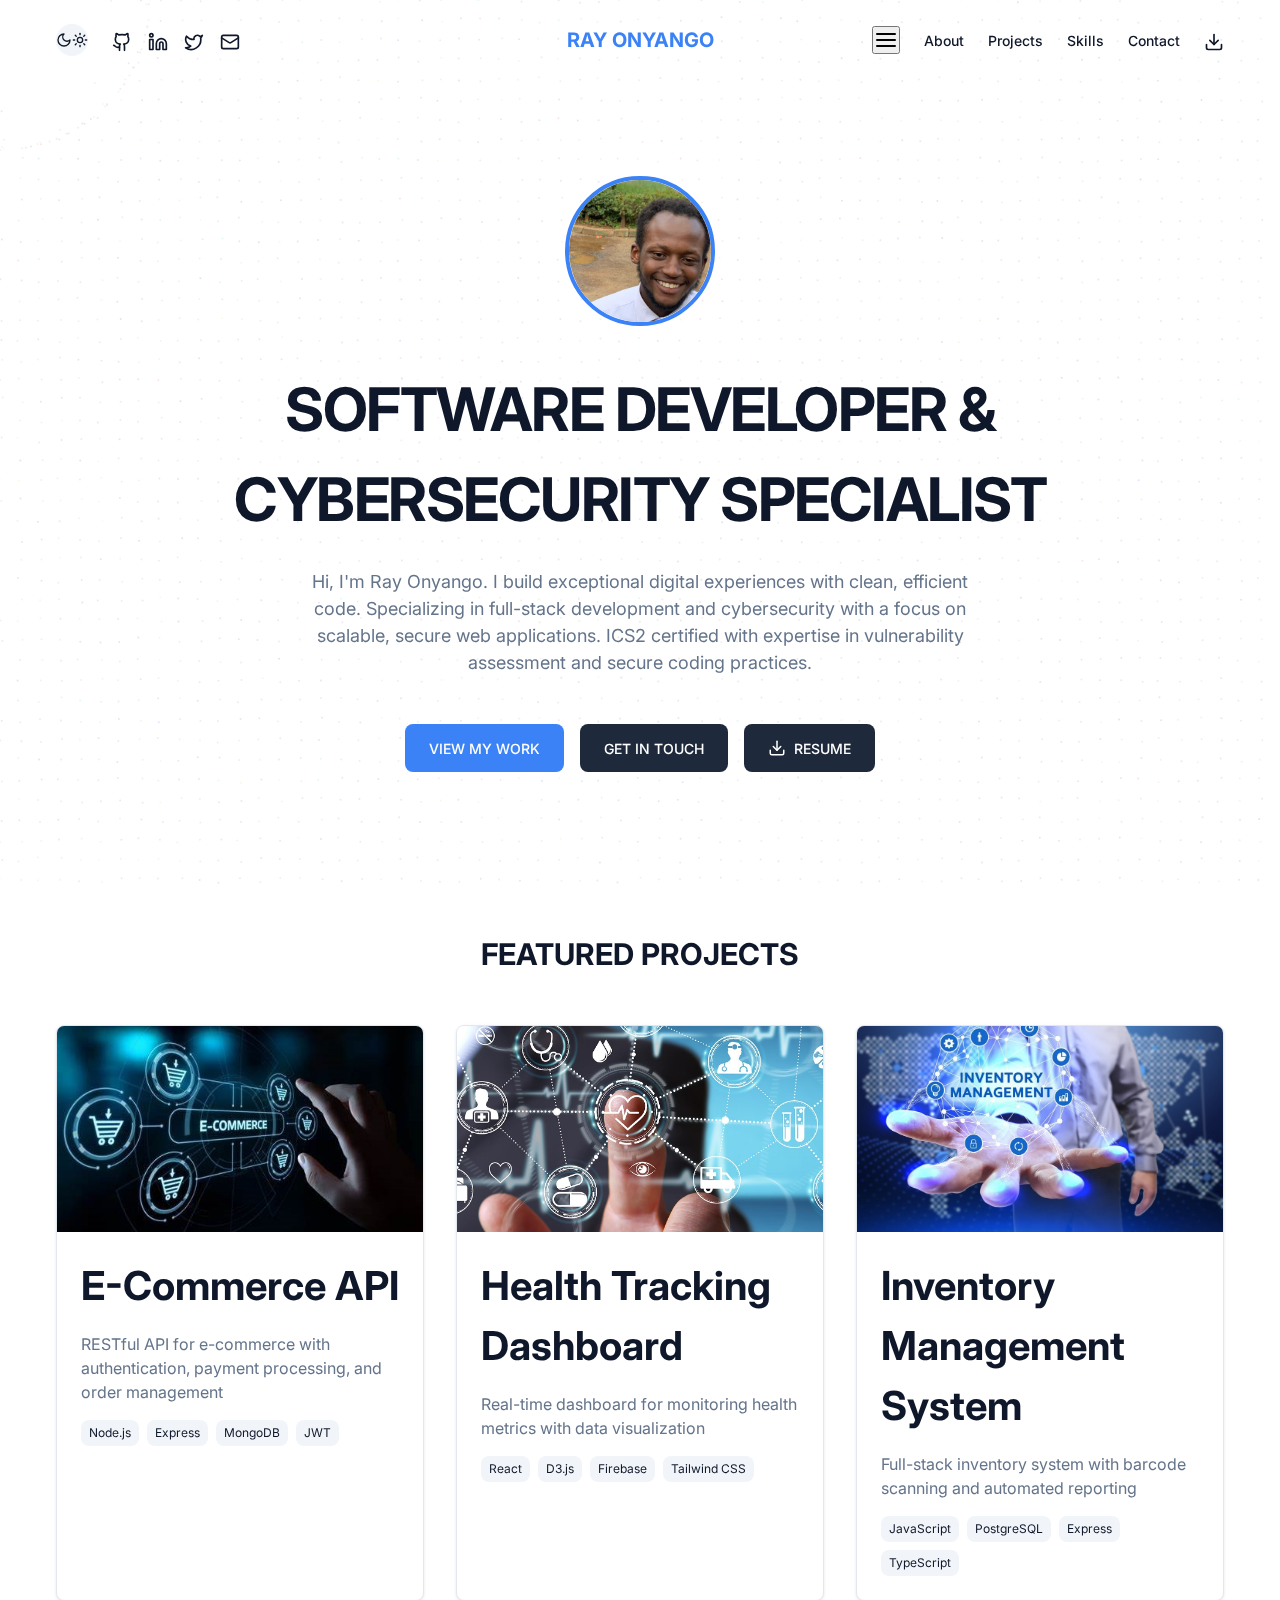
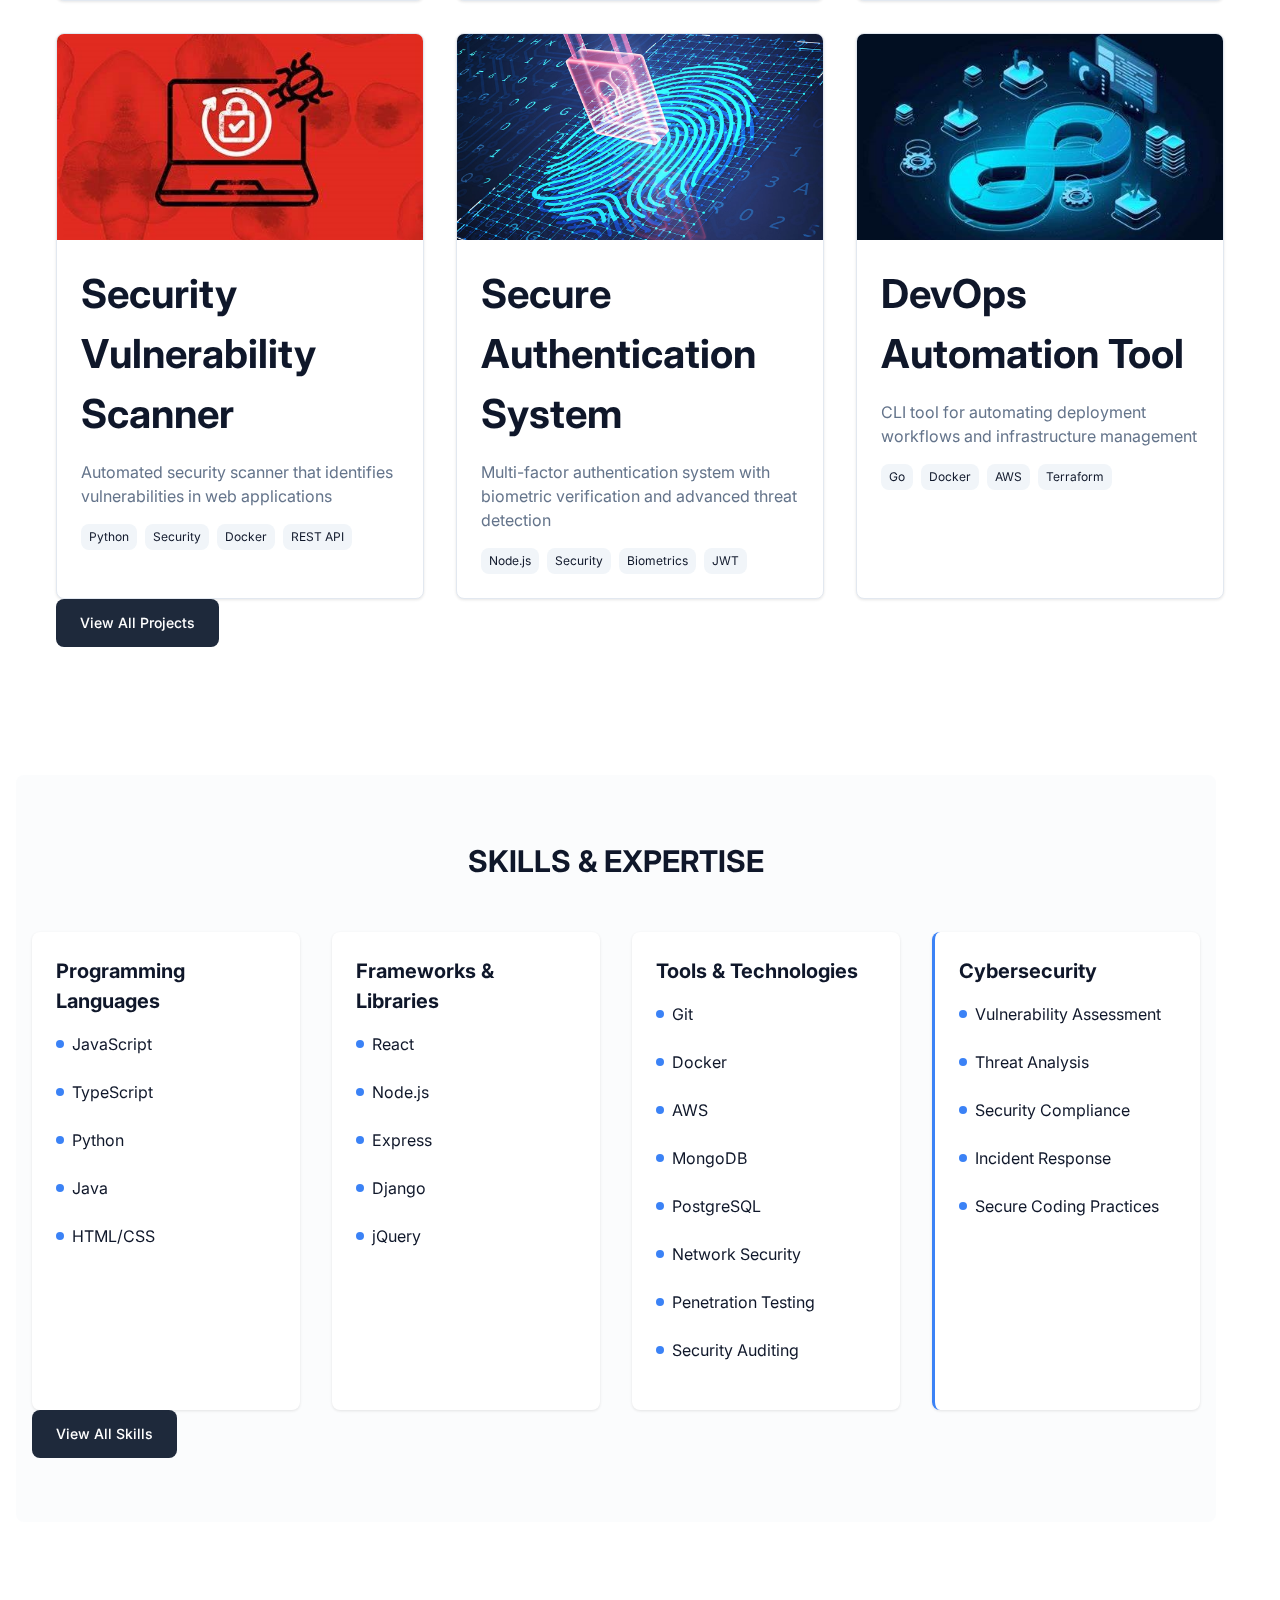
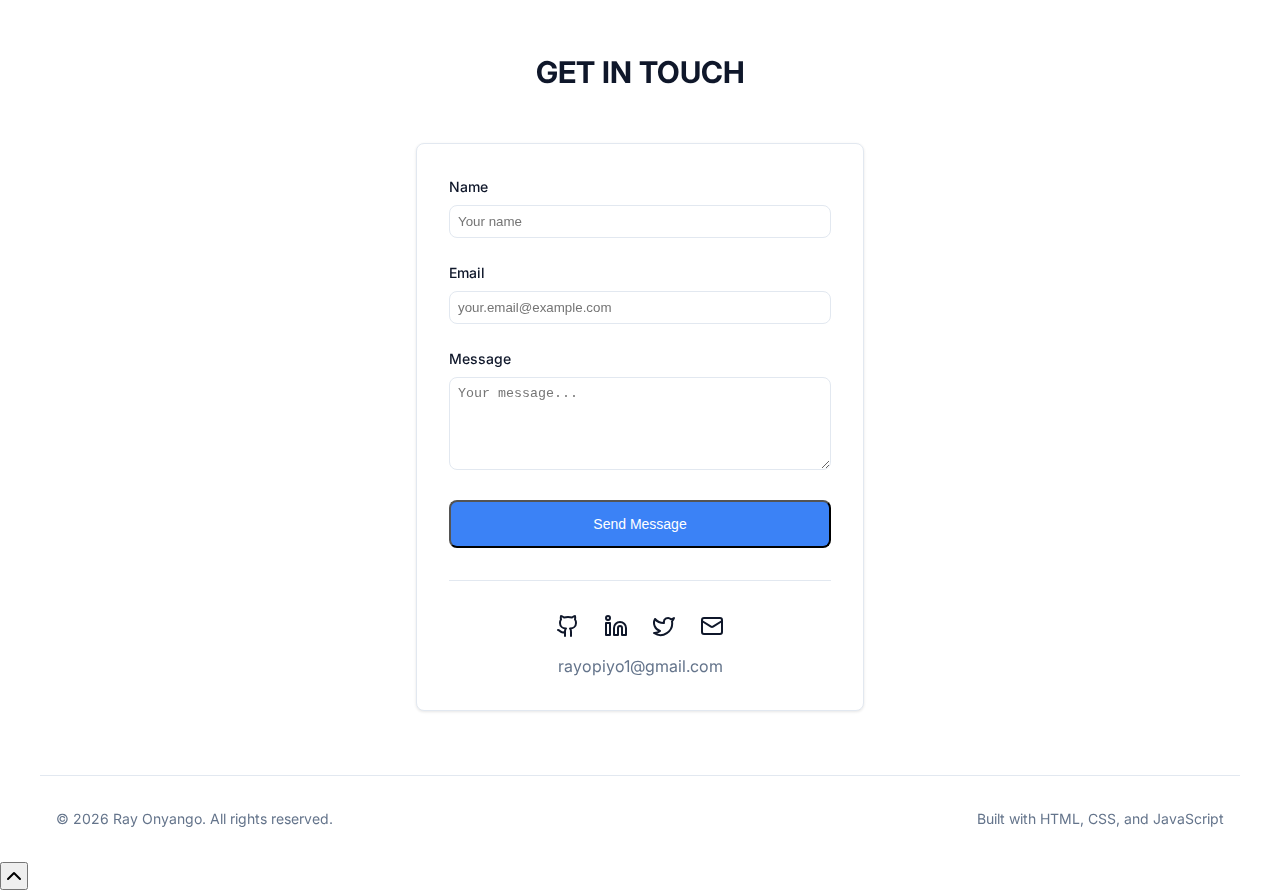
<file: index.html>
<!DOCTYPE html>
<html lang="en">
<head>
  <meta charset="UTF-8">
  <meta name="viewport" content="width=device-width, initial-scale=1.0">
  <title>Ray Onyango | Software Developer & Cybersecurity Specialist</title>
  <meta name="description" content="Portfolio of Ray Onyango, a software developer and cybersecurity specialist with ICS2 certification.">
  <link rel="stylesheet" href="styles.css">
  <link href="https://fonts.googleapis.com/css2?family=Inter:wght@400;500;600;700&display=swap" rel="stylesheet">
  <!-- Add favicon -->
  <link rel="icon" type="image/png" href="favicon.png">
</head>
<body>
  <canvas id="dotBackground" class="dot-background"></canvas>
  
  <div class="content">
    <!-- Header -->
    <header class="header container">
      <div class="header-left">
        <button id="themeToggle" class="theme-toggle" aria-label="Toggle theme">
          <svg id="moonIcon" xmlns="http://www.w3.org/2000/svg" width="20" height="20" viewBox="0 0 24 24" fill="none" stroke="currentColor" stroke-width="2" stroke-linecap="round" stroke-linejoin="round" class="icon">
            <path d="M12 3a6 6 0 0 0 9 9 9 9 0 1 1-9-9Z"></path>
          </svg>
          <svg id="sunIcon" xmlns="http://www.w3.org/2000/svg" width="20" height="20" viewBox="0 0 24 24" fill="none" stroke="currentColor" stroke-width="2" stroke-linecap="round" stroke-linejoin="round" class="icon hidden">
            <circle cx="12" cy="12" r="4"></circle>
            <path d="M12 2v2"></path>
            <path d="M12 20v2"></path>
            <path d="m4.93 4.93 1.41 1.41"></path>
            <path d="m17.66 17.66 1.41 1.41"></path>
            <path d="M2 12h2"></path>
            <path d="M20 12h2"></path>
            <path d="m6.34 17.66-1.41 1.41"></path>
            <path d="m19.07 4.93-1.41 1.41"></path>
          </svg>
        </button>
        <div class="social-icons">
          <a href="https://github.com/goldin-king" class="social-icon" aria-label="GitHub" target="_blank" rel="noopener">
            <svg xmlns="http://www.w3.org/2000/svg" width="20" height="20" viewBox="0 0 24 24" fill="none" stroke="currentColor" stroke-width="2" stroke-linecap="round" stroke-linejoin="round" class="icon">
              <path d="M15 22v-4a4.8 4.8 0 0 0-1-3.5c3 0 6-2 6-5.5.08-1.25-.27-2.48-1-3.5.28-1.15.28-2.35 0-3.5 0 0-1 0-3 1.5-2.64-.5-5.36-.5-8 0C6 2 5 2 5 2c-.3 1.15-.3 2.35 0 3.5A5.403 5.403 0 0 0 4 9c0 3.5 3 5.5 6 5.5-.39.49-.68 1.05-.85 1.65-.17.6-.22 1.23-.15 1.85v4"></path>
              <path d="M9 18c-4.51 2-5-2-7-2"></path>
            </svg>
          </a>
          <a href="https://www.linkedin.com/in/ray-onyango" class="social-icon" aria-label="LinkedIn" target="_blank" rel="noopener">
            <svg xmlns="http://www.w3.org/2000/svg" width="20" height="20" viewBox="0 0 24 24" fill="none" stroke="currentColor" stroke-width="2" stroke-linecap="round" stroke-linejoin="round" class="icon">
              <path d="M16 8a6 6 0 0 1 6 6v7h-4v-7a2 2 0 0 0-2-2 2 2 0 0 0-2 2v7h-4v-7a6 6 0 0 1 6-6z"></path>
              <rect width="4" height="12" x="2" y="9"></rect>
              <circle cx="4" cy="4" r="2"></circle>
            </svg>
          </a>
          <a href="https://twitter.com" class="social-icon" aria-label="Twitter" target="_blank" rel="noopener">
            <svg xmlns="http://www.w3.org/2000/svg" width="20" height="20" viewBox="0 0 24 24" fill="none" stroke="currentColor" stroke-width="2" stroke-linecap="round" stroke-linejoin="round" class="icon">
              <path d="M22 4s-.7 2.1-2 3.4c1.6 10-9.4 17.3-18 11.6 2.2.1 4.4-.6 6-2C3 15.5.5 9.6 3 5c2.2 2.6 5.6 4.1 9 4-.9-4.2 4-6.6 7-3.8 1.1 0 3-1.2 3-1.2z"></path>
            </svg>
          </a>
          <a href="mailto:rayopiyo1@gmail.com" class="social-icon" aria-label="Email">
            <svg xmlns="http://www.w3.org/2000/svg" width="20" height="20" viewBox="0 0 24 24" fill="none" stroke="currentColor" stroke-width="2" stroke-linecap="round" stroke-linejoin="round" class="icon">
              <rect width="20" height="16" x="2" y="4" rx="2"></rect>
              <path d="m22 7-8.97 5.7a1.94 1.94 0 0 1-2.06 0L2 7"></path>
            </svg>
          </a>
        </div>
      </div>
      
      <a href="/" class="logo">RAY ONYANGO</a>
      
      <div class="header-right">
        <button id="mobileMenuButton" class="mobile-menu-button" aria-label="Toggle mobile menu">
          <svg xmlns="http://www.w3.org/2000/svg" width="24" height="24" viewBox="0 0 24 24" fill="none" stroke="currentColor" stroke-width="2" stroke-linecap="round" stroke-linejoin="round" class="icon">
            <line x1="3" y1="12" x2="21" y2="12"></line>
            <line x1="3" y1="6" x2="21" y2="6"></line>
            <line x1="3" y1="18" x2="21" y2="18"></line>
          </svg>
        </button>
        <nav class="nav-menu">
          <a href="about.html" class="nav-link">About</a>
          <a href="projects.html" class="nav-link">Projects</a>
          <a href="skills.html" class="nav-link">Skills</a>
          <a href="contact.html" class="nav-link">Contact</a>
        </nav>
        <a href="resume.html" class="resume-link" aria-label="View Resume">
          <svg xmlns="http://www.w3.org/2000/svg" width="20" height="20" viewBox="0 0 24 24" fill="none" stroke="currentColor" stroke-width="2" stroke-linecap="round" stroke-linejoin="round" class="icon">
            <path d="M21 15v4a2 2 0 0 1-2 2H5a2 2 0 0 1-2-2v-4"></path>
            <polyline points="7 10 12 15 17 10"></polyline>
            <line x1="12" x2="12" y1="15" y2="3"></line>
          </svg>
        </a>
      </div>
    </header>
    
    <!-- Mobile Menu -->
    <div id="mobileMenu" class="mobile-menu hidden">
      <nav class="mobile-nav">
        <a href="about.html" class="mobile-nav-link">About</a>
        <a href="projects.html" class="mobile-nav-link">Projects</a>
        <a href="skills.html" class="mobile-nav-link">Skills</a>
        <a href="contact.html" class="mobile-nav-link">Contact</a>
        <a href="resume.html" class="mobile-nav-link">Resume</a>
      </nav>
    </div>
    
    <!-- Hero Section -->
    <section id="about" class="hero container">
      <div class="profile-image">
        <img src="public/pip.jpg" alt="Ray Onyango" width="150" height="150">
      </div>
      <h1 class="hero-title">SOFTWARE DEVELOPER & CYBERSECURITY SPECIALIST</h1>
      <p class="hero-description">
        Hi, I'm Ray Onyango. I build exceptional digital experiences with clean, efficient code.
        Specializing in full-stack development and cybersecurity with a focus on scalable, secure web applications.
        ICS2 certified with expertise in vulnerability assessment and secure coding practices.
      </p>
      
      <div class="hero-buttons">
        <a href="projects.html" class="btn btn-primary">VIEW MY WORK</a>
        <a href="contact.html" class="btn btn-secondary">GET IN TOUCH</a>
        <a href="resume.html" class="btn btn-secondary">
          <svg xmlns="http://www.w3.org/2000/svg" width="18" height="18" viewBox="0 0 24 24" fill="none" stroke="currentColor" stroke-width="2" stroke-linecap="round" stroke-linejoin="round" class="icon">
            <path d="M21 15v4a2 2 0 0 1-2 2H5a2 2 0 0 1-2-2v-4"></path>
            <polyline points="7 10 12 15 17 10"></polyline>
            <line x1="12" x2="12" y1="15" y2="3"></line>
          </svg>
          RESUME
        </a>
      </div>
    </section>
    
    <!-- Projects Section -->
    <section id="projects" class="projects container">
      <h2 class="section-title">FEATURED PROJECTS</h2>
      <div class="project-grid">
        <!-- Project 1 -->
        <div class="project-card">
          <div class="project-image">
            <img src="public/e commerce.jpg" alt="E-Commerce API">
            <div class="project-overlay">
              <a href="project-details.html?id=0" class="btn btn-small">View Details</a>
            </div>
          </div>
          <div class="project-content">
            <h3 class="project-title">E-Commerce API</h3>
            <p class="project-description">RESTful API for e-commerce with authentication, payment processing, and order management</p>
            <div class="project-tags">
              <span class="tag">Node.js</span>
              <span class="tag">Express</span>
              <span class="tag">MongoDB</span>
              <span class="tag">JWT</span>
            </div>
          </div>
        </div>
        
        <!-- Project 2 -->
        <div class="project-card">
          <div class="project-image">
            <img src="public/health tracking.jpg" alt="Health Tracking Dashboard">
            <div class="project-overlay">
              <a href="project-details.html?id=1" class="btn btn-small">View Details</a>
            </div>
          </div>
          <div class="project-content">
            <h3 class="project-title">Health Tracking Dashboard</h3>
            <p class="project-description">Real-time dashboard for monitoring health metrics with data visualization</p>
            <div class="project-tags">
              <span class="tag">React</span>
              <span class="tag">D3.js</span>
              <span class="tag">Firebase</span>
              <span class="tag">Tailwind CSS</span>
            </div>
          </div>
        </div>
        
        <!-- Project 3 -->
        <div class="project-card">
          <div class="project-image">
            <img src="public/Inventory-Management.jpg" alt="Inventory Management System">
            <div class="project-overlay">
              <a href="project-details.html?id=2" class="btn btn-small">View Details</a>
            </div>
          </div>
          <div class="project-content">
            <h3 class="project-title">Inventory Management System</h3>
            <p class="project-description">Full-stack inventory system with barcode scanning and automated reporting</p>
            <div class="project-tags">
              <span class="tag">JavaScript</span>
              <span class="tag">PostgreSQL</span>
              <span class="tag">Express</span>
              <span class="tag">TypeScript</span>
            </div>
          </div>
        </div>
        
        <!-- Project 4 - Security Vulnerability Scanner -->
        <div class="project-card">
          <div class="project-image">
            <img src="public/vulnerability.jpg" alt="Security Vulnerability Scanner">
            <div class="project-overlay">
              <a href="project-details.html?id=6" class="btn btn-small">View Details</a>
            </div>
          </div>
          <div class="project-content">
            <h3 class="project-title">Security Vulnerability Scanner</h3>
            <p class="project-description">Automated security scanner that identifies vulnerabilities in web applications</p>
            <div class="project-tags">
              <span class="tag">Python</span>
              <span class="tag">Security</span>
              <span class="tag">Docker</span>
              <span class="tag">REST API</span>
            </div>
          </div>
        </div>
        
        <!-- Project 5 - Secure Authentication System -->
        <div class="project-card">
          <div class="project-image">
            <img src="public/authentication.jpeg" alt="Secure Authentication System">
            <div class="project-overlay">
              <a href="project-details.html?id=7" class="btn btn-small">View Details</a>
            </div>
          </div>
          <div class="project-content">
            <h3 class="project-title">Secure Authentication System</h3>
            <p class="project-description">Multi-factor authentication system with biometric verification and advanced threat detection</p>
            <div class="project-tags">
              <span class="tag">Node.js</span>
              <span class="tag">Security</span>
              <span class="tag">Biometrics</span>
              <span class="tag">JWT</span>
            </div>
          </div>
        </div>
        
        <!-- Project 6 -->
        <div class="project-card">
          <div class="project-image">
            <img src="public/devops.jpg" alt="DevOps Automation Tool">
            <div class="project-overlay">
              <a href="project-details.html?id=5" class="btn btn-small">View Details</a>
            </div>
          </div>
          <div class="project-content">
            <h3 class="project-title">DevOps Automation Tool</h3>
            <p class="project-description">CLI tool for automating deployment workflows and infrastructure management</p>
            <div class="project-tags">
              <span class="tag">Go</span>
              <span class="tag">Docker</span>
              <span class="tag">AWS</span>
              <span class="tag">Terraform</span>
            </div>
          </div>
        </div>
      </div>
      
      <div class="view-all-projects">
        <a href="projects.html" class="btn btn-secondary">View All Projects</a>
      </div>
    </section>
    
    <!-- Skills Section -->
    <section id="skills" class="skills container">
      <h2 class="section-title">SKILLS & EXPERTISE</h2>
      
      <div class="skills-grid">
        <!-- Programming Languages -->
        <div class="skill-card">
          <h3 class="skill-category">Programming Languages</h3>
          <ul class="skill-list">
            <li class="skill-item"><span class="skill-dot"></span>JavaScript</li>
            <li class="skill-item"><span class="skill-dot"></span>TypeScript</li>
            <li class="skill-item"><span class="skill-dot"></span>Python</li>
            <li class="skill-item"><span class="skill-dot"></span>Java</li>
            <li class="skill-item"><span class="skill-dot"></span>HTML/CSS</li>
          </ul>
        </div>
        
        <!-- Frameworks & Libraries -->
        <div class="skill-card">
          <h3 class="skill-category">Frameworks & Libraries</h3>
          <ul class="skill-list">
            <li class="skill-item"><span class="skill-dot"></span>React</li>
            <li class="skill-item"><span class="skill-dot"></span>Node.js</li>
            <li class="skill-item"><span class="skill-dot"></span>Express</li>
            <li class="skill-item"><span class="skill-dot"></span>Django</li>
            <li class="skill-item"><span class="skill-dot"></span>jQuery</li>
          </ul>
        </div>
        
        <!-- Tools & Technologies -->
        <div class="skill-card">
          <h3 class="skill-category">Tools & Technologies</h3>
          <ul class="skill-list">
            <li class="skill-item"><span class="skill-dot"></span>Git</li>
            <li class="skill-item"><span class="skill-dot"></span>Docker</li>
            <li class="skill-item"><span class="skill-dot"></span>AWS</li>
            <li class="skill-item"><span class="skill-dot"></span>MongoDB</li>
            <li class="skill-item"><span class="skill-dot"></span>PostgreSQL</li>
            <li class="skill-item"><span class="skill-dot"></span>Network Security</li>
            <li class="skill-item"><span class="skill-dot"></span>Penetration Testing</li>
            <li class="skill-item"><span class="skill-dot"></span>Security Auditing</li>
          </ul>
        </div>
        
        <!-- Cybersecurity -->
        <div class="skill-card">
          <h3 class="skill-category">Cybersecurity</h3>
          <ul class="skill-list">
            <li class="skill-item"><span class="skill-dot"></span>Vulnerability Assessment</li>
            <li class="skill-item"><span class="skill-dot"></span>Threat Analysis</li>
            <li class="skill-item"><span class="skill-dot"></span>Security Compliance</li>
            <li class="skill-item"><span class="skill-dot"></span>Incident Response</li>
            <li class="skill-item"><span class="skill-dot"></span>Secure Coding Practices</li>
          </ul>
        </div>
      </div>
      
      <div class="view-all-skills">
        <a href="skills.html" class="btn btn-secondary">View All Skills</a>
      </div>
    </section>
    
    <!-- Contact Section -->
    <section id="contact" class="contact container">
      <h2 class="section-title">GET IN TOUCH</h2>
      
      <div class="contact-form-container">
        <form id="contactForm" class="contact-form">
          <div class="form-group">
            <label for="name">Name</label>
            <input type="text" id="name" name="name" placeholder="Your name" required>
          </div>
          
          <div class="form-group">
            <label for="email">Email</label>
            <input type="email" id="email" name="email" placeholder="your.email@example.com" required>
          </div>
          
          <div class="form-group">
            <label for="message">Message</label>
            <textarea id="message" name="message" rows="5" placeholder="Your message..." required></textarea>
          </div>
          
          <button type="submit" class="btn btn-primary btn-full">Send Message</button>
        </form>
        
        <div class="contact-social">
          <div class="social-links">
            <a href="https://github.com" class="social-link" target="_blank" rel="noopener">
              <svg xmlns="http://www.w3.org/2000/svg" width="24" height="24" viewBox="0 0 24 24" fill="none" stroke="currentColor" stroke-width="2" stroke-linecap="round" stroke-linejoin="round" class="icon">
                <path d="M15 22v-4a4.8 4.8 0 0 0-1-3.5c3 0 6-2 6-5.5.08-1.25-.27-2.48-1-3.5.28-1.15.28-2.35 0-3.5 0 0-1 0-3 1.5-2.64-.5-5.36-.5-8 0C6 2 5 2 5 2c-.3 1.15-.3 2.35 0 3.5A5.403 5.403 0 0 0 4 9c0 3.5 3 5.5 6 5.5-.39.49-.68 1.05-.85 1.65-.17.6-.22 1.23-.15 1.85v4"></path>
                <path d="M9 18c-4.51 2-5-2-7-2"></path>
              </svg>
            </a>
            <a href="https://www.linkedin.com/in/ray-onyango" class="social-link" target="_blank" rel="noopener">
              <svg xmlns="http://www.w3.org/2000/svg" width="24" height="24" viewBox="0 0 24 24" fill="none" stroke="currentColor" stroke-width="2" stroke-linecap="round" stroke-linejoin="round" class="icon">
                <path d="M16 8a6 6 0 0 1 6 6v7h-4v-7a2 2 0 0 0-2-2 2 2 0 0 0-2 2v7h-4v-7a6 6 0 0 1 6-6z"></path>
                <rect width="4" height="12" x="2" y="9"></rect>
                <circle cx="4" cy="4" r="2"></circle>
              </svg>
            </a>
            <a href="https://twitter.com" class="social-link" target="_blank" rel="noopener">
              <svg xmlns="http://www.w3.org/2000/svg" width="24" height="24" viewBox="0 0 24 24" fill="none" stroke="currentColor" stroke-width="2" stroke-linecap="round" stroke-linejoin="round" class="icon">
                <path d="M22 4s-.7 2.1-2 3.4c1.6 10-9.4 17.3-18 11.6 2.2.1 4.4-.6 6-2C3 15.5.5 9.6 3 5c2.2 2.6 5.6 4.1 9 4-.9-4.2 4-6.6 7-3.8 1.1 0 3-1.2 3-1.2z"></path>
              </svg>
            </a>
            <a href="mailto:rayopiyo1@gmail.com.com" class="social-link">
              <svg xmlns="http://www.w3.org/2000/svg" width="24" height="24" viewBox="0 0 24 24" fill="none" stroke="currentColor" stroke-width="2" stroke-linecap="round" stroke-linejoin="round" class="icon">
                <rect width="20" height="16" x="2" y="4" rx="2"></rect>
                <path d="m22 7-8.97 5.7a1.94 1.94 0 0 1-2.06 0L2 7"></path>
              </svg>
            </a>
          </div>
          <p class="contact-email">rayopiyo1@gmail.com</p>
        </div>
      </div>
    </section>
    
    <!-- Footer -->
    <footer class="footer container">
      <div class="footer-content">
        <p class="copyright">© <span id="currentYear"></span> Ray Onyango. All rights reserved.</p>
        <p class="credits">Built with HTML, CSS, and JavaScript</p>
      </div>
    </footer>
  </div>
  
  <!-- Back to top button -->
  <button id="backToTop" class="back-to-top" aria-label="Back to top">
    <svg xmlns="http://www.w3.org/2000/svg" width="24" height="24" viewBox="0 0 24 24" fill="none" stroke="currentColor" stroke-width="2" stroke-linecap="round" stroke-linejoin="round" class="icon">
      <polyline points="18 15 12 9 6 15"></polyline>
    </svg>
  </button>
  
  <script src="script.js"></script>
</body>
</html>
</file>
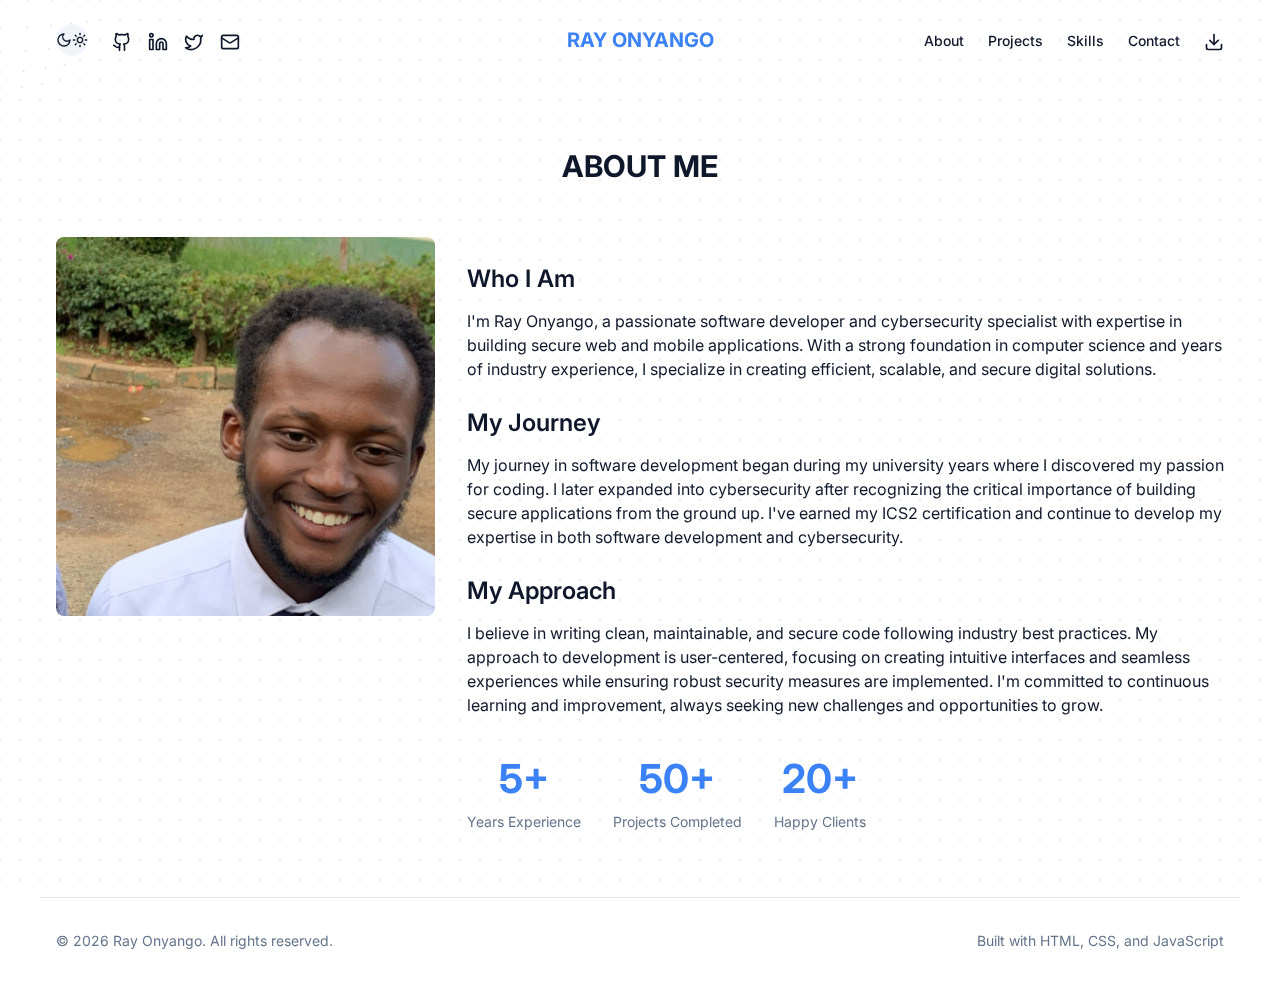
<file: about.html>
<!DOCTYPE html>
<html lang="en">
<head>
  <meta charset="UTF-8">
  <meta name="viewport" content="width=device-width, initial-scale=1.0">
  <title>About - Ray Onyango | Software Developer</title>
  <link rel="stylesheet" href="styles.css">
  <link href="https://fonts.googleapis.com/css2?family=Inter:wght@400;500;600;700&display=swap" rel="stylesheet">
</head>
<body data  rel="stylesheet">
</head>
<body data-page-type="about">
  <canvas id="dotBackground" class="dot-background"></canvas>
  
  <div class="content">
    <!-- Header -->
    <header class="header container">
      <div class="header-left">
        <button id="themeToggle" class="theme-toggle" aria-label="Toggle theme">
          <svg id="moonIcon" xmlns="http://www.w3.org/2000/svg" width="20" height="20" viewBox="0 0 24 24" fill="none" stroke="currentColor" stroke-width="2" stroke-linecap="round" stroke-linejoin="round" class="icon">
            <path d="M12 3a6 6 0 0 0 9 9 9 9 0 1 1-9-9Z"></path>
          </svg>
          <svg id="sunIcon" xmlns="http://www.w3.org/2000/svg" width="20" height="20" viewBox="0 0 24 24" fill="none" stroke="currentColor" stroke-width="2" stroke-linecap="round" stroke-linejoin="round" class="icon hidden">
            <circle cx="12" cy="12" r="4"></circle>
            <path d="M12 2v2"></path>
            <path d="M12 20v2"></path>
            <path d="m4.93 4.93 1.41 1.41"></path>
            <path d="m17.66 17.66 1.41 1.41"></path>
            <path d="M2 12h2"></path>
            <path d="M20 12h2"></path>
            <path d="m6.34 17.66-1.41 1.41"></path>
            <path d="m19.07 4.93-1.41 1.41"></path>
          </svg>
        </button>
        <div class="social-icons">
          <a href="https://github.com/goldin-king" class="social-icon" aria-label="GitHub">
            <svg xmlns="http://www.w3.org/2000/svg" width="20" height="20" viewBox="0 0 24 24" fill="none" stroke="currentColor" stroke-width="2" stroke-linecap="round" stroke-linejoin="round" class="icon">
              <path d="M15 22v-4a4.8 4.8 0 0 0-1-3.5c3 0 6-2 6-5.5.08-1.25-.27-2.48-1-3.5.28-1.15.28-2.35 0-3.5 0 0-1 0-3 1.5-2.64-.5-5.36-.5-8 0C6 2 5 2 5 2c-.3 1.15-.3 2.35 0 3.5A5.403 5.403 0 0 0 4 9c0 3.5 3 5.5 6 5.5-.39.49-.68 1.05-.85 1.65-.17.6-.22 1.23-.15 1.85v4"></path>
              <path d="M9 18c-4.51 2-5-2-7-2"></path>
            </svg>
          </a>
          <a href="https://www.linkedin.com/in/ray-onyango" class="social-icon" aria-label="LinkedIn">
            <svg xmlns="http://www.w3.org/2000/svg" width="20" height="20" viewBox="0 0 24 24" fill="none" stroke="currentColor" stroke-width="2" stroke-linecap="round" stroke-linejoin="round" class="icon">
              <path d="M16 8a6 6 0 0 1 6 6v7h-4v-7a2 2 0 0 0-2-2 2 2 0 0 0-2 2v7h-4v-7a6 6 0 0 1 6-6z"></path>
              <rect width="4" height="12" x="2" y="9"></rect>
              <circle cx="4" cy="4" r="2"></circle>
            </svg>
          </a>
          <a href="https://twitter.com" class="social-icon" aria-label="Twitter">
            <svg xmlns="http://www.w3.org/2000/svg" width="20" height="20" viewBox="0 0 24 24" fill="none" stroke="currentColor" stroke-width="2" stroke-linecap="round" stroke-linejoin="round" class="icon">
              <path d="M22 4s-.7 2.1-2 3.4c1.6 10-9.4 17.3-18 11.6 2.2.1 4.4-.6 6-2C3 15.5.5 9.6 3 5c2.2 2.6 5.6 4.1 9 4-.9-4.2 4-6.6 7-3.8 1.1 0 3-1.2 3-1.2z"></path>
            </svg>
          </a>
          <a href="mailto:rayopiyo1@gmail.com" class="social-icon" aria-label="Email">
            <svg xmlns="http://www.w3.org/2000/svg" width="20" height="20" viewBox="0 0 24 24" fill="none" stroke="currentColor" stroke-width="2" stroke-linecap="round" stroke-linejoin="round" class="icon">
              <rect width="20" height="16" x="2" y="4" rx="2"></rect>
              <path d="m22 7-8.97 5.7a1.94 1.94 0 0 1-2.06 0L2 7"></path>
            </svg>
          </a>
        </div>
      </div>
      
      <a href="index.html" class="logo">RAY ONYANGO</a>
      
      <div class="header-right">
        <nav class="nav-menu">
          <a href="about.html" class="nav-link active">About</a>
          <a href="projects.html" class="nav-link">Projects</a>
          <a href="skills.html" class="nav-link">Skills</a>
          <a href="contact.html" class="nav-link">Contact</a>
        </nav>
        <a href="resume.html" class="resume-link" aria-label="View Resume">
          <svg xmlns="http://www.w3.org/2000/svg" width="20" height="20" viewBox="0 0 24 24" fill="none" stroke="currentColor" stroke-width="2" stroke-linecap="round" stroke-linejoin="round" class="icon">
            <path d="M21 15v4a2 2 0 0 1-2 2H5a2 2 0 0 1-2-2v-4"></path>
            <polyline points="7 10 12 15 17 10"></polyline>
            <line x1="12" x2="12" y1="15" y2="3"></line>
          </svg>
        </a>
      </div>
    </header>
    
    <!-- Main Content -->
    <main class="container">
      <div id="dynamicContent" class="page-content"></div>
    </main>
    
    <!-- Footer -->
    <footer class="footer container">
      <div class="footer-content">
        <p class="copyright">© <span id="currentYear"></span> Ray Onyango. All rights reserved.</p>
        <p class="credits">Built with HTML, CSS, and JavaScript</p>
      </div>
    </footer>
  </div>
  
  <script src="common.js"></script>
</body>
</html>
</file>
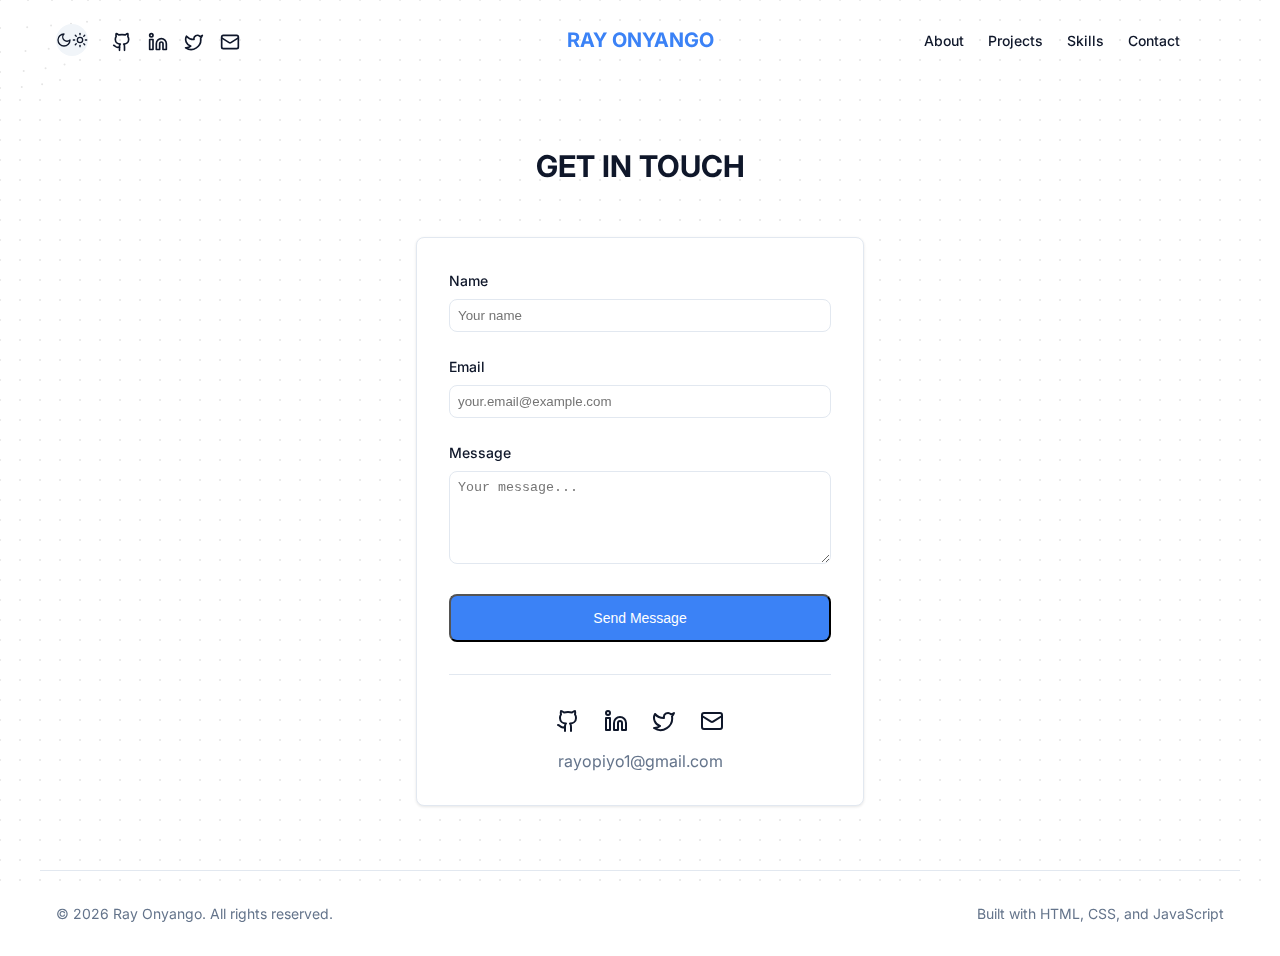
<file: contact.html>
<!DOCTYPE html>
<html lang="en">
<head>
  <meta charset="UTF-8">
  <meta name="viewport" content="width=device-width, initial-scale=1.0">
  <title>Contact - Ray Onyango | Software Developer</title>
  <link rel="stylesheet" href="styles.css">
  <link href="https://fonts.googleapis.com/css2?family=Inter:wght@400;500;600;700&display=swap" rel="stylesheet">
</head>
<body data-page-type="contact">
  <canvas id="dotBackground" class="dot-background"></canvas>
  
  <div class="content">
    <!-- Header -->
    <header class="header container">
      <div class="header-left">
        <button id="themeToggle" class="theme-toggle" aria-label="Toggle theme">
          <svg id="moonIcon" xmlns="http://www.w3.org/2000/svg" width="20" height="20" viewBox="0 0 24 24" fill="none" stroke="currentColor" stroke-width="2" stroke-linecap="round" stroke-linejoin="round" class="icon">
            <path d="M12 3a6 6 0 0 0 9 9 9 9 0 1 1-9-9Z"></path>
          </svg>
          <svg id="sunIcon" xmlns="http://www.w3.org/2000/svg" width="20" height="20" viewBox="0 0 24 24" fill="none" stroke="currentColor" stroke-width="2" stroke-linecap="round" stroke-linejoin="round" class="icon hidden">
            <circle cx="12" cy="12" r="4"></circle>
            <path d="M12 2v2"></path>
            <path d="M12 20v2"></path>
            <path d="m4.93 4.93 1.41 1.41"></path>
            <path d="m17.66 17.66 1.41 1.41"></path>
            <path d="M2 12h2"></path>
            <path d="M20 12h2"></path>
            <path d="m6.34 17.66-1.41 1.41"></path>
            <path d="m19.07 4.93-1.41 1.41"></path>
          </svg>
        </button>
        <div class="social-icons">
          <a href="https://github.com/goldin-king" class="social-icon" aria-label="GitHub">
            <svg xmlns="http://www.w3.org/2000/svg" width="20" height="20" viewBox="0 0 24 24" fill="none" stroke="currentColor" stroke-width="2" stroke-linecap="round" stroke-linejoin="round" class="icon">
              <path d="M15 22v-4a4.8 4.8 0 0 0-1-3.5c3 0 6-2 6-5.5.08-1.25-.27-2.48-1-3.5.28-1.15.28-2.35 0-3.5 0 0-1 0-3 1.5-2.64-.5-5.36-.5-8 0C6 2 5 2 5 2c-.3 1.15-.3 2.35 0 3.5A5.403 5.403 0 0 0 4 9c0 3.5 3 5.5 6 5.5-.39.49-.68 1.05-.85 1.65-.17.6-.22 1.23-.15 1.85v4"></path>
              <path d="M9 18c-4.51 2-5-2-7-2"></path>
            </svg>
          </a>
          <a href="https://www.linkedin.com/in/ray-onyango" class="social-icon" aria-label="LinkedIn">
            <svg xmlns="http://www.w3.org/2000/svg" width="20" height="20" viewBox="0 0 24 24" fill="none" stroke="currentColor" stroke-width="2" stroke-linecap="round" stroke-linejoin="round" class="icon">
              <path d="M16 8a6 6 0 0 1 6 6v7h-4v-7a2 2 0 0 0-2-2 2 2 0 0 0-2 2v7h-4v-7a6 6 0 0 1 6-6z"></path>
              <rect width="4" height="12" x="2" y="9"></rect>
              <circle cx="4" cy="4" r="2"></circle>
            </svg>
          </a>
          <a href="https://twitter.com" class="social-icon" aria-label="Twitter">
            <svg xmlns="http://www.w3.org/2000/svg" width="20" height="20" viewBox="0 0 24 24" fill="none" stroke="currentColor" stroke-width="2" stroke-linecap="round" stroke-linejoin="round" class="icon">
              <path d="M22 4s-.7 2.1-2 3.4c1.6 10-9.4 17.3-18 11.6 2.2.1 4.4-.6 6-2C3 15.5.5 9.6 3 5c2.2 2.6 5.6 4.1 9 4-.9-4.2 4-6.6 7-3.8 1.1 0 3-1.2 3-1.2z"></path>
            </svg>
          </a>
          <a href="mailto:rayopiyo1@gmail.com" class="social-icon" aria-label="Email">
            <svg xmlns="http://www.w3.org/2000/svg" width="20" height="20" viewBox="0 0 24 24" fill="none" stroke="currentColor" stroke-width="2" stroke-linecap="round" stroke-linejoin="round" class="icon">
              <rect width="20" height="16" x="2" y="4" rx="2"></rect>
              <path d="m22 7-8.97 5.7a1.94 1.94 0 0 1-2.06 0L2 7"></path>
            </svg>
          </a>
        </div>
      </div>
      
      <a href="index.html" class="logo">RAY ONYANGO</a>
      
      <div class="header-right">
        <nav class="nav-menu">
          <a href="about.html" class="nav-link">About</a>
          <a href="projects.html" class="nav-link">Projects</a>
          <a href="skills.html" class="nav-link">Skills</a>
          <a href="contact.html" class="nav-link active">Contact</a>
        </nav>
        <a href="resume.html" class="resume-link" aria-label="View Resume">
          <svg xmlns="http://www.w3.org/2000/svg" width="20" height="20" viewBox="0 0 24 24" fill="none" stroke="currentColor" stroke-width="2" stroke-linecap="round" stroke-linejoin="round" class="icon">
            <path d="M  stroke-linecap="round" stroke-linejoin="round" class="icon">
            <path d="M21 15v4a2 2 0 0 1-2 2H5a2 2 0 0 1-2-2v-4"></path>
            <polyline points="7 10 12 15 17 10"></polyline>
            <line x1="12" x2="12" y1="15" y2="3"></line>
          </svg>
        </a>
      </div>
    </header>
    
    <!-- Main Content -->
    <main class="container">
      <div id="dynamicContent" class="page-content">
        <h2 class="section-title">GET IN TOUCH</h2>
        
        <div class="contact-form-container">
          <form id="contactForm" class="contact-form">
            <div class="form-group">
              <label for="name">Name</label>
              <input type="text" id="name" name="name" placeholder="Your name" required>
            </div>
            
            <div class="form-group">
              <label for="email">Email</label>
              <input type="email" id="email" name="email" placeholder="your.email@example.com" required>
            </div>
            
            <div class="form-group">
              <label for="message">Message</label>
              <textarea id="message" name="message" rows="5" placeholder="Your message..." required></textarea>
            </div>
            
            <button type="submit" class="btn btn-primary btn-full">Send Message</button>
          </form>
          
          <div class="contact-social">
            <div class="social-links">
              <a href="https://github.com" class="social-link">
                <svg xmlns="http://www.w3.org/2000/svg" width="24" height="24" viewBox="0 0 24 24" fill="none" stroke="currentColor" stroke-width="2" stroke-linecap="round" stroke-linejoin="round" class="icon">
                  <path d="M15 22v-4a4.8 4.8 0 0 0-1-3.5c3 0 6-2 6-5.5.08-1.25-.27-2.48-1-3.5.28-1.15.28-2.35 0-3.5 0 0-1 0-3 1.5-2.64-.5-5.36-.5-8 0C6 2 5 2 5 2c-.3 1.15-.3 2.35 0 3.5A5.403 5.403 0 0 0 4 9c0 3.5 3 5.5 6 5.5-.39.49-.68 1.05-.85 1.65-.17.6-.22 1.23-.15 1.85v4"></path>
                  <path d="M9 18c-4.51 2-5-2-7-2"></path>
                </svg>
              </a>
              <a href="https://www.linkedin.com/in/ray-onyango" class="social-link">
                <svg xmlns="http://www.w3.org/2000/svg" width="24" height="24" viewBox="0 0 24 24" fill="none" stroke="currentColor" stroke-width="2" stroke-linecap="round" stroke-linejoin="round" class="icon">
                  <path d="M16 8a6 6 0 0 1 6 6v7h-4v-7a2 2 0 0 0-2-2 2 2 0 0 0-2 2v7h-4v-7a6 6 0 0 1 6-6z"></path>
                  <rect width="4" height="12" x="2" y="9"></rect>
                  <circle cx="4" cy="4" r="2"></circle>
                </svg>
              </a>
              <a href="https://twitter.com" class="social-link">
                <svg xmlns="http://www.w3.org/2000/svg" width="24" height="24" viewBox="0 0 24 24" fill="none" stroke="currentColor" stroke-width="2" stroke-linecap="round" stroke-linejoin="round" class="icon">
                  <path d="M22 4s-.7 2.1-2 3.4c1.6 10-9.4 17.3-18 11.6 2.2.1 4.4-.6 6-2C3 15.5.5 9.6 3 5c2.2 2.6 5.6 4.1 9 4-.9-4.2 4-6.6 7-3.8 1.1 0 3-1.2 3-1.2z"></path>
                </svg>
              </a>
              <a href="mailto:rayopiyo1@gmail.com" class="social-link">
                <svg xmlns="http://www.w3.org/2000/svg" width="24" height="24" viewBox="0 0 24 24" fill="none" stroke="currentColor" stroke-width="2" stroke-linecap="round" stroke-linejoin="round" class="icon">
                  <rect width="20" height="16" x="2" y="4" rx="2"></rect>
                  <path d="m22 7-8.97 5.7a1.94 1.94 0 0 1-2.06 0L2 7"></path>
                </svg>
              </a>
            </div>
            <p class="contact-email">rayopiyo1@gmail.com</p>
          </div>
        </div>
      </div>
    </main>
    
    <!-- Footer -->
    <footer class="footer container">
      <div class="footer-content">
        <p class="copyright">© <span id="currentYear"></span> Ray Onyango. All rights reserved.</p>
        <p class="credits">Built with HTML, CSS, and JavaScript</p>
      </div>
    </footer>
  </div>
  
  <script src="common.js"></script>
</body>
</html>
</file>
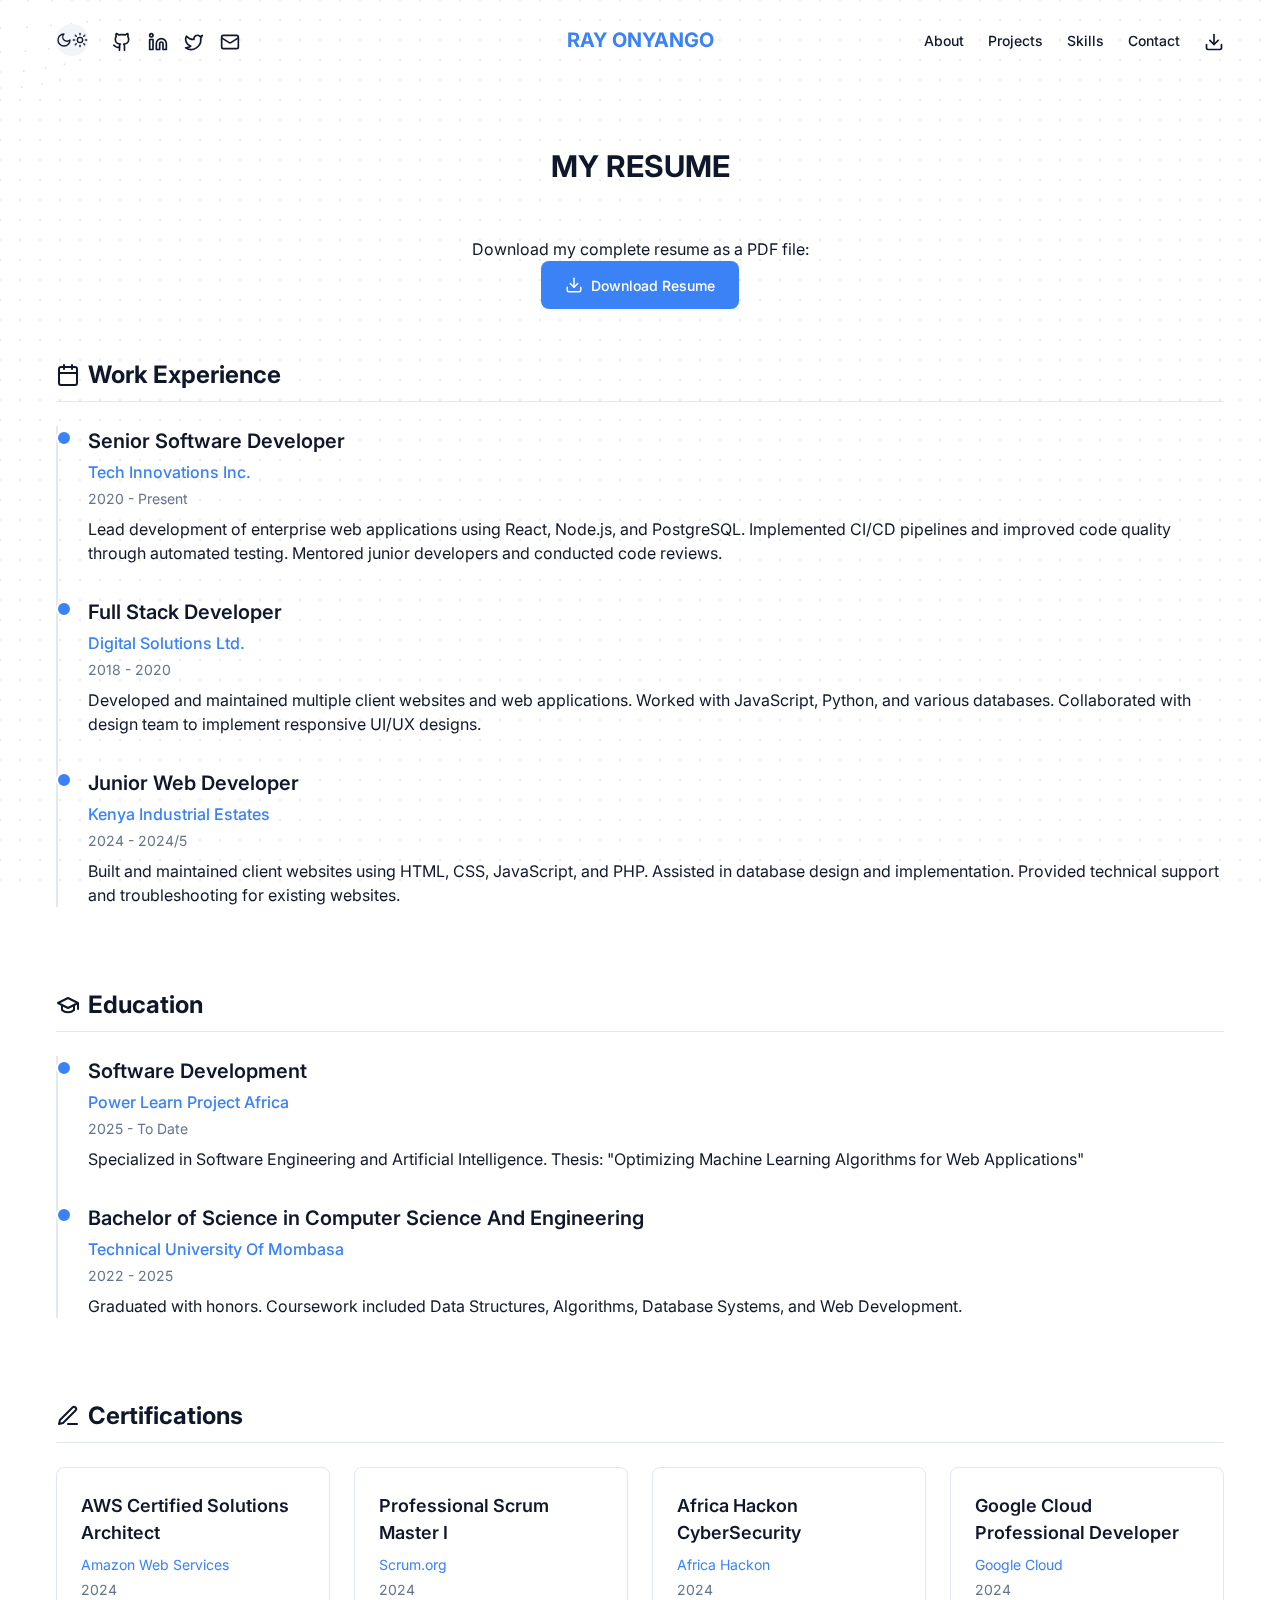
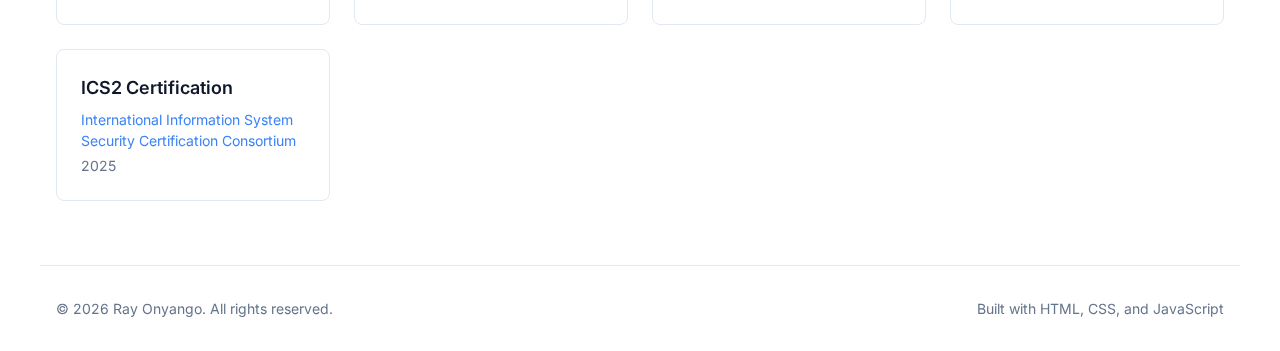
<file: resume.html>
<!DOCTYPE html>
<html lang="en">
<head>
  <meta charset="UTF-8">
  <meta name="viewport" content="width=device-width, initial-scale=1.0">
  <title>Resume - Ray Onyango | Software Developer</title>
  <link rel="stylesheet" href="styles.css">
  <link href="https://fonts.googleapis.com/css2?family=Inter:wght@400;500;600;700&display=swap" rel="stylesheet">
</head>
<body data-page-type="resume">
  <canvas id="dotBackground" class="dot-background"></canvas>
  
  <div class="content">
    <!-- Header -->
    <header class="header container">
      <div class="header-left">
        <button id="themeToggle" class="theme-toggle" aria-label="Toggle theme">
          <svg id="moonIcon" xmlns="http://www.w3.org/2000/svg" width="20" height="20" viewBox="0 0 24 24" fill="none" stroke="currentColor" stroke-width="2" stroke-linecap="round" stroke-linejoin="round" class="icon">
            <path d="M12 3a6 6 0 0 0 9 9 9 9 0 1 1-9-9Z"></path>
          </svg>
          <svg id="sunIcon" xmlns="http://www.w3.org/2000/svg" width="20" height="20" viewBox="0 0 24 24" fill="none" stroke="currentColor" stroke-width="2" stroke-linecap="round" stroke-linejoin="round" class="icon hidden">
            <circle cx="12" cy="12" r="4"></circle>
            <path d="M12 2v2"></path>
            <path d="M12 20v2"></path>
            <path d="m4.93 4.93 1.41 1.41"></path>
            <path d="m17.66 17.66 1.41 1.41"></path>
            <path d="M2 12h2"></path>
            <path d="M20 12h2"></path>
            <path d="m6.34 17.66-1.41 1.41"></path>
            <path d="m19.07 4.93-1.41 1.41"></path>
          </svg>
        </button>
        <div class="social-icons">
          <a href="https://github.com/goldin-king" class="social-icon" aria-label="GitHub">
            <svg xmlns="http://www.w3.org/2000/svg" width="20" height="20" viewBox="0 0 24 24" fill="none" stroke="currentColor" stroke-width="2" stroke-linecap="round" stroke-linejoin="round" class="icon">
              <path d="M15 22v-4a4.8 4.8 0 0 0-1-3.5c3 0 6-2 6-5.5.08-1.25-.27-2.48-1-3.5.28-1.15.28-2.35 0-3.5 0 0-1 0-3 1.5-2.64-.5-5.36-.5-8 0C6 2 5 2 5 2c-.3 1.15-.3 2.35 0 3.5A5.403 5.403 0 0 0 4 9c0 3.5 3 5.5 6 5.5-.39.49-.68 1.05-.85 1.65-.17.6-.22 1.23-.15 1.85v4"></path>
              <path d="M9 18c-4.51 2-5-2-7-2"></path>
            </svg>
          </a>
          <a href="https://www.linkedin.com/in/ray-onyango" class="social-icon" aria-label="LinkedIn">
            <svg xmlns="http://www.w3.org/2000/svg" width="20" height="20" viewBox="0 0 24 24" fill="none" stroke="currentColor" stroke-width="2" stroke-linecap="round" stroke-linejoin="round" class="icon">
              <path d="M16 8a6 6 0 0 1 6 6v7h-4v-7a2 2 0 0 0-2-2 2 2 0 0 0-2 2v7h-4v-7a6 6 0 0 1 6-6z"></path>
              <rect width="4" height="12" x="2" y="9"></rect>
              <circle cx="4" cy="4" r="2"></circle>
            </svg>
          </a>
          <a href="https://twitter.com" class="social-icon" aria-label="Twitter">
            <svg xmlns="http://www.w3.org/2000/svg" width="20" height="20" viewBox="0 0 24 24" fill="none" stroke="currentColor" stroke-width="2" stroke-linecap="round" stroke-linejoin="round" class="icon">
              <path d="M22 4s-.7 2.1-2 3.4c1.6 10-9.4 17.3-18 11.6 2.2.1 4.4-.6 6-2C3 15.5.5 9.6 3 5c2.2 2.6 5.6 4.1 9 4-.9-4.2 4-6.6 7-3.8 1.1 0 3-1.2 3-1.2z"></path>
            </svg>
          </a>
          <a href="mailto:rayopiyo1@gmail.com" class="social-icon" aria-label="Email">
            <svg xmlns="http://www.w3.org/2000/svg" width="20" height="20" viewBox="0 0 24 24" fill="none" stroke="currentColor" stroke-width="2" stroke-linecap="round" stroke-linejoin="round" class="icon">
              <rect width="20" height="16" x="2" y="4" rx="2"></rect>
              <path d="m22 7-8.97 5.7a1.94 1.94 0 0 1-2.06 0L2 7"></path>
            </svg>
          </a>
        </div>
      </div>
      
      <a href="index.html" class="logo">RAY ONYANGO</a>
      
      <div class="header-right">
        <nav class="nav-menu">
          <a href="about.html" class="nav-link">About</a>
          <a href="projects.html" class="nav-link">Projects</a>
          <a href="skills.html" class="nav-link">Skills</a>
          <a href="contact.html" class="nav-link">Contact</a>
        </nav>
        <a href="resume.html" class="resume-link active" aria-label="View Resume">
          <svg xmlns="http://www.w3.org/2000/svg" width="20" height="20" viewBox="0 0 24 24" fill="none" stroke="currentColor" stroke-width="2" stroke-linecap="round" stroke-linejoin="round" class="icon">
            <path d="M21 15v4a2 2 0 0 1-2 2H5a2 2 0 0 1-2-2v-4"></path>
            <polyline points="7 10 12 15 17 10"></polyline>
            <line x1="12" x2="12" y1="15" y2="3"></line>
          </svg>
        </a>
      </div>
    </header>
    
    <!-- Main Content -->
    <main class="container">
      <div id="dynamicContent" class="page-content"></div>
    </main>
    
    <!-- Footer -->
    <footer class="footer container">
      <div class="footer-content">
        <p class="copyright">© <span id="currentYear"></span> Ray Onyango. All rights reserved.</p>
        <p class="credits">Built with HTML, CSS, and JavaScript</p>
      </div>
    </footer>
  </div>
  
  <script src="common.js"></script>
</body>
</html>
</file>
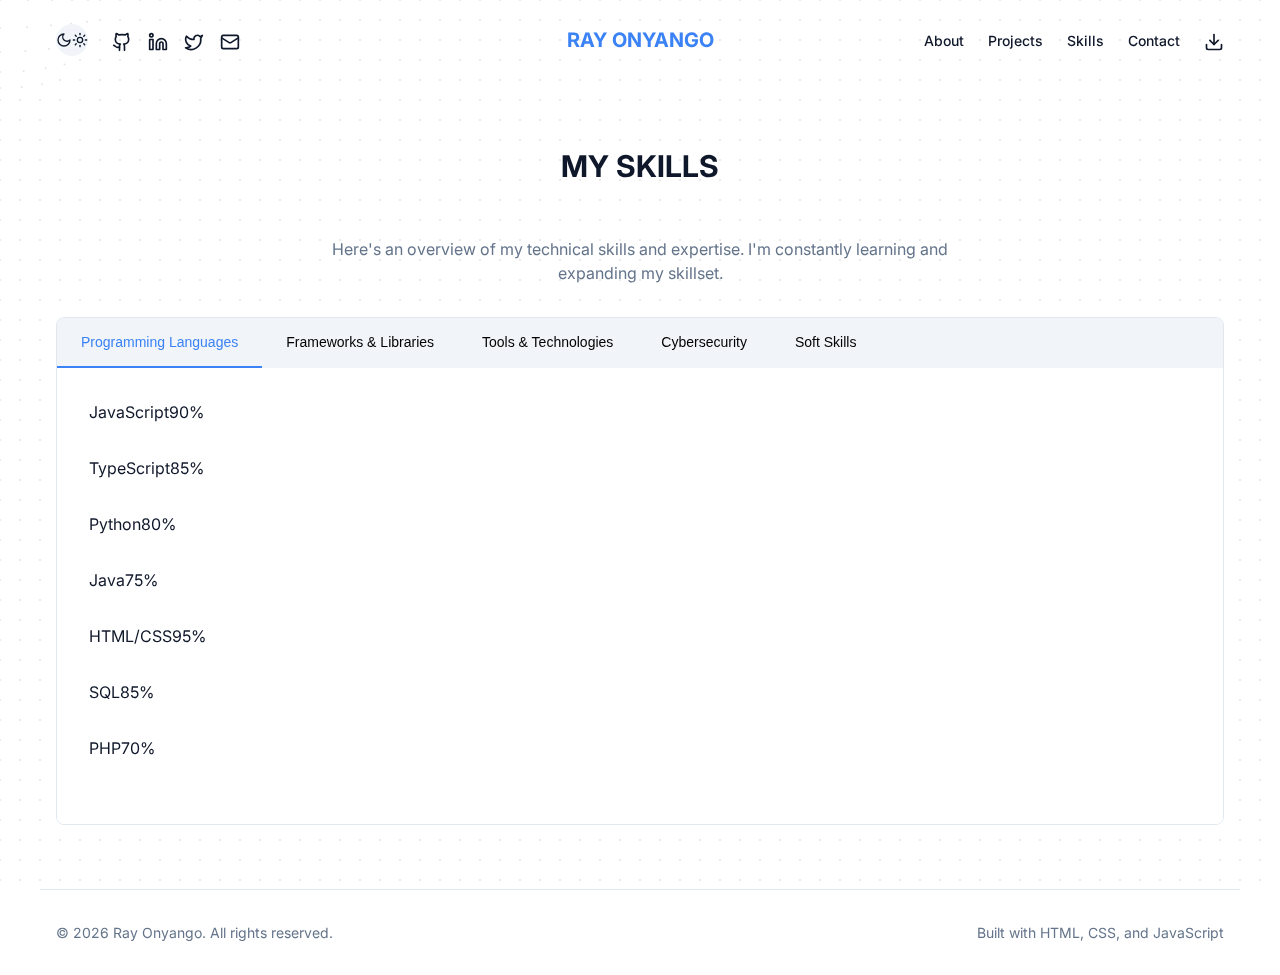
<file: skills.html>
<!DOCTYPE html>
<html lang="en">
<head>
  <meta charset="UTF-8">
  <meta name="viewport" content="width=device-width, initial-scale=1.0">
  <title>Skills - Ray Onyango | Software Developer</title>
  <link rel="stylesheet" href="styles.css">
  <link href="https://fonts.googleapis.com/css2?family=Inter:wght@400;500;600;700&display=swap" rel="stylesheet">
</head>
<body data-page-type="skills">
  <canvas id="dotBackground" class="dot-background"></canvas>
  
  <div class="content">
    <!-- Header -->
    <header class="header container">
      <div class="header-left">
        <button id="themeToggle" class="theme-toggle" aria-label="Toggle theme">
          <svg id="moonIcon" xmlns="http://www.w3.org/2000/svg" width="20" height="20" viewBox="0 0 24 24" fill="none" stroke="currentColor" stroke-width="2" stroke-linecap="round" stroke-linejoin="round" class="icon">
            <path d="M12 3a6 6 0 0 0 9 9 9 9 0 1 1-9-9Z"></path>
          </svg>
          <svg id="sunIcon" xmlns="http://www.w3.org/2000/svg" width="20" height="20" viewBox="0 0 24 24" fill="none" stroke="currentColor" stroke-width="2" stroke-linecap="round" stroke-linejoin="round" class="icon hidden">
            <circle cx="12" cy="12" r="4"></circle>
            <path d="M12 2v2"></path>
            <path d="M12 20v2"></path>
            <path d="m4.93 4.93 1.41 1.41"></path>
            <path d="m17.66 17.66 1.41 1.41"></path>
            <path d="M2 12h2"></path>
            <path d="M20 12h2"></path>
            <path d="m6.34 17.66-1.41 1.41"></path>
            <path d="m19.07 4.93-1.41 1.41"></path>
          </svg>
        </button>
        <div class="social-icons">
          <a href="https://github.com/goldin-king" class="social-icon" aria-label="GitHub">
            <svg xmlns="http://www.w3.org/2000/svg" width="20" height="20" viewBox="0 0 24 24" fill="none" stroke="currentColor" stroke-width="2" stroke-linecap="round" stroke-linejoin="round" class="icon">
              <path d="M15 22v-4a4.8 4.8 0 0 0-1-3.5c3 0 6-2 6-5.5.08-1.25-.27-2.48-1-3.5.28-1.15.28-2.35 0-3.5 0 0-1 0-3 1.5-2.64-.5-5.36-.5-8 0C6 2 5 2 5 2c-.3 1.15-.3 2.35 0 3.5A5.403 5.403 0 0 0 4 9c0 3.5 3 5.5 6 5.5-.39.49-.68 1.05-.85 1.65-.17.6-.22 1.23-.15 1.85v4"></path>
              <path d="M9 18c-4.51 2-5-2-7-2"></path>
            </svg>
          </a>
          <a href="https://www.linkedin.com/in/ray-onyango" class="social-icon" aria-label="LinkedIn">
            <svg xmlns="http://www.w3.org/2000/svg" width="20" height="20" viewBox="0 0 24 24" fill="none" stroke="currentColor" stroke-width="2" stroke-linecap="round" stroke-linejoin="round" class="icon">
              <path d="M16 8a6 6 0 0 1 6 6v7h-4v-7a2 2 0 0 0-2-2 2 2 0 0 0-2 2v7h-4v-7a6 6 0 0 1 6-6z"></path>
              <rect width="4" height="12" x="2" y="9"></rect>
              <circle cx="4" cy="4" r="2"></circle>
            </svg>
          </a>
          <a href="https://twitter.com" class="social-icon" aria-label="Twitter">
            <svg xmlns="http://www.w3.org/2000/svg" width="20" height="20" viewBox="0 0 24 24" fill="none" stroke="currentColor" stroke-width="2" stroke-linecap="round" stroke-linejoin="round" class="icon">
              <path d="M22 4s-.7 2.1-2 3.4c1.6 10-9.4 17.3-18 11.6 2.2.1 4.4-.6 6-2C3 15.5.5 9.6 3 5c2.2 2.6 5.6 4.1 9 4-.9-4.2 4-6.6 7-3.8 1.1 0 3-1.2 3-1.2z"></path>
            </svg>
          </a>
          <a href="mailto:rayopiyo1@gmail.com" class="social-icon" aria-label="Email">
            <svg xmlns="http://www.w3.org/2000/svg" width="20" height="20" viewBox="0 0 24 24" fill="none" stroke="currentColor" stroke-width="2" stroke-linecap="round" stroke-linejoin="round" class="icon">
              <rect width="20" height="16" x="2" y="4" rx="2"></rect>
              <path d="m22 7-8.97 5.7a1.94 1.94 0 0 1-2.06 0L2 7"></path>
            </svg>
          </a>
        </div>
      </div>
      
      <a href="index.html" class="logo">RAY ONYANGO</a>
      
      <div class="header-right">
        <nav class="nav-menu">
          <a href="about.html" class="nav-link">About</a>
          <a href="projects.html" class="nav-link">Projects</a>
          <a href="skills.html" class="nav-link active">Skills</a>
          <a href="contact.html" class="nav-link">Contact</a>
        </nav>
        <a href="resume.html" class="resume-link" aria-label="View Resume">
          <svg xmlns="http://www.w3.org/2000/svg" width="20" height="20" viewBox="0 0 24 24" fill="none" stroke="currentColor" stroke-width="2" stroke-linecap="round" stroke-linejoin="round" class="icon">
            <path d="M21 15v4a2 2 0 0 1-2 2H5a2 2 0 0 1-2-2v-4"></path>
            <polyline points="7 10 12 15 17 10"></polyline>
            <line x1="12" x2="12" y1="15" y2="3"></line>
          </svg>
        </a>
      </div>
    </header>
    
    <!-- Main Content -->
    <main class="container">
      <div id="dynamicContent" class="page-content"></div>
    </main>
    
    <!-- Footer -->
    <footer class="footer container">
      <div class="footer-content">
        <p class="copyright">© <span id="currentYear"></span> Ray Onyango. All rights reserved.</p>
        <p class="credits">Built with HTML, CSS, and JavaScript</p>
      </div>
    </footer>
  </div>
  
  <script src="common.js"></script>
</body>
</html>
</file>
<file: styles.css>
/* Base Styles */
:root {
  --background: #ffffff;
  --foreground: #0f172a;
  --primary: #3b82f6;
  --primary-hover: #2563eb;
  --secondary: #1e293b;
  --secondary-hover: #334155;
  --muted: #f1f5f9;
  --muted-foreground: #64748b;
  --border: #e2e8f0;
  --input: #e2e8f0;
  --radius: 0.5rem;
  --dot-color: #e5e5e5;
}

.dark {
  --background: #0f172a;
  --foreground: #f8fafc;
  --primary: #3b82f6;
  --primary-hover: #60a5fa;
  --secondary: #334155;
  --secondary-hover: #475569;
  --muted: #1e293b;
  --muted-foreground: #94a3b8;
  --border: #1e293b;
  --input: #1e293b;
  --dot-color: #333333;
}

* {
  margin: 0;
  padding: 0;
  box-sizing: border-box;
}

html {
  scroll-behavior: smooth;
}

body {
  font-family: "Inter", -apple-system, BlinkMacSystemFont, "Segoe UI", Roboto, Oxygen, Ubuntu, Cantarell, "Open Sans",
    "Helvetica Neue", sans-serif;
  background-color: var(--background);
  color: var(--foreground);
  line-height: 1.5;
  transition: background-color 0.3s, color 0.3s;
}

.container {
  width: 100%;
  max-width: 1200px;
  margin: 0 auto;
  padding: 0 1rem;
}

.hidden {
  display: none;
}

.icon {
  display: inline-block;
  vertical-align: middle;
}

/* Dot Background */
.dot-background {
  position: fixed;
  top: 0;
  left: 0;
  width: 100%;
  height: 100%;
  z-index: -1;
}

/* Header */
.header {
  display: flex;
  align-items: center;
  justify-content: space-between;
  padding: 1.5rem 1rem;
  position: relative;
}

.header-left,
.header-right {
  display: flex;
  align-items: center;
  gap: 1.5rem;
}

.theme-toggle {
  display: flex;
  align-items: center;
  justify-content: center;
  width: 2rem;
  height: 2rem;
  border-radius: 9999px;
  background-color: var(--muted);
  border: none;
  cursor: pointer;
  color: var(--foreground);
}

.social-icons {
  display: flex;
  align-items: center;
  gap: 1rem;
}

.social-icon {
  color: var(--foreground);
  transition: color 0.2s;
}

.social-icon:hover {
  color: var(--primary);
}

.logo {
  position: absolute;
  left: 50%;
  top: 50%;
  transform: translate(-50%, -50%);
  font-weight: 700;
  font-size: 1.25rem;
  color: var(--primary);
  text-decoration: none;
}

.nav-menu {
  display: none;
}

.nav-link {
  font-size: 0.875rem;
  font-weight: 500;
  color: var(--foreground);
  text-decoration: none;
  transition: color 0.2s;
}

.nav-link:hover {
  color: var(--primary);
}

.resume-link {
  color: var(--foreground);
  transition: color 0.2s;
}

.resume-link:hover {
  color: var(--primary);
}

/* Hero Section */
.hero {
  display: flex;
  flex-direction: column;
  align-items: center;
  justify-content: center;
  text-align: center;
  padding: 6rem 1rem;
}

.profile-image {
  margin-bottom: 2rem;
}

.profile-image img {
  border-radius: 9999px;
  border: 4px solid var(--primary);
  object-fit: cover;
}

.hero-title {
  font-size: 2.5rem;
  font-weight: 700;
  letter-spacing: -0.025em;
  margin-bottom: 1.5rem;
}

.hero-description {
  font-size: 1.125rem;
  max-width: 42rem;
  margin-bottom: 3rem;
  color: var(--muted-foreground);
}

.hero-buttons {
  display: flex;
  flex-wrap: wrap;
  justify-content: center;
  gap: 1rem;
}

.btn {
  display: inline-flex;
  align-items: center;
  justify-content: center;
  height: 3rem;
  padding: 0 1.5rem;
  font-size: 0.875rem;
  font-weight: 500;
  border-radius: var(--radius);
  text-decoration: none;
  transition: background-color 0.2s;
}

.btn-primary {
  background-color: var(--primary);
  color: white;
}

.btn-primary:hover {
  background-color: var(--primary-hover);
}

.btn-secondary {
  background-color: var(--secondary);
  color: white;
}

.btn-secondary:hover {
  background-color: var(--secondary-hover);
}

.btn-full {
  width: 100%;
}

.btn .icon {
  margin-right: 0.5rem;
}

/* Projects Section */
.projects {
  padding: 4rem 1rem;
}

.section-title {
  font-size: 1.875rem;
  font-weight: 700;
  text-align: center;
  margin-bottom: 3rem;
}

.project-grid {
  display: grid;
  grid-template-columns: 1fr;
  gap: 2rem;
}

.project-card {
  background-color: var(--background);
  border-radius: var(--radius);
  overflow: hidden;
  box-shadow: 0 1px 3px rgba(0, 0, 0, 0.1);
  border: 1px solid var(--border);
  transition: border-color 0.2s;
}

.project-card:hover {
  border-color: var(--primary);
}

.project-image {
  position: relative;
  aspect-ratio: 16 / 9;
  overflow: hidden;
}

.project-image img {
  width: 100%;
  height: 100%;
  object-fit: cover;
}

.project-content {
  padding: 1.5rem;
}

.project-title {
  font-size: 1.25rem;
  font-weight: 700;
  margin-bottom: 0.5rem;
}

.project-description {
  color: var(--muted-foreground);
  margin-bottom: 1rem;
}

.project-tags {
  display: flex;
  flex-wrap: wrap;
  gap: 0.5rem;
}

.tag {
  display: inline-block;
  padding: 0.25rem 0.5rem;
  font-size: 0.75rem;
  background-color: var(--muted);
  color: var(--secondary-foreground);
  border-radius: var(--radius);
}

/* Skills Section */
.skills {
  padding: 4rem 1rem;
  background-color: rgba(241, 245, 249, 0.3);
  border-radius: var(--radius);
  margin: 4rem 1rem;
}

.dark .skills {
  background-color: rgba(30, 41, 59, 0.3);
}

.skills-grid {
  display: grid;
  grid-template-columns: 1fr;
  gap: 2rem;
}

.skill-card {
  background-color: var(--background);
  padding: 1.5rem;
  border-radius: var(--radius);
  box-shadow: 0 1px 3px rgba(0, 0, 0, 0.1);
}

.skill-category {
  font-size: 1.25rem;
  font-weight: 700;
  margin-bottom: 1rem;
}

.skill-list {
  list-style: none;
}

.skill-item {
  display: flex;
  align-items: center;
  gap: 0.5rem;
  margin-bottom: 0.5rem;
}

.skill-dot {
  display: inline-block;
  width: 0.5rem;
  height: 0.5rem;
  border-radius: 9999px;
  background-color: var(--primary);
}

/* Contact Section */
.contact {
  padding: 4rem 1rem;
}

.contact-form-container {
  max-width: 28rem;
  margin: 0 auto;
  background-color: var(--background);
  padding: 2rem;
  border-radius: var(--radius);
  box-shadow: 0 1px 3px rgba(0, 0, 0, 0.1);
  border: 1px solid var(--border);
}

.contact-form {
  margin-bottom: 2rem;
}

.form-group {
  margin-bottom: 1.5rem;
}

.form-group label {
  display: block;
  font-size: 0.875rem;
  font-weight: 500;
  margin-bottom: 0.5rem;
}

.form-group input,
.form-group textarea {
  width: 100%;
  padding: 0.5rem;
  border-radius: var(--radius);
  border: 1px solid var(--input);
  background-color: var(--background);
  color: var(--foreground);
}

.contact-social {
  padding-top: 2rem;
  border-top: 1px solid var(--border);
}

.social-links {
  display: flex;
  justify-content: center;
  gap: 1.5rem;
  margin-bottom: 1rem;
}

.social-link {
  color: var(--foreground);
  transition: color 0.2s;
}

.social-link:hover {
  color: var(--primary);
}

.contact-email {
  text-align: center;
  color: var(--muted-foreground);
}

/* Footer */
.footer {
  padding: 2rem 1rem;
  border-top: 1px solid var(--border);
}

.footer-content {
  display: flex;
  flex-direction: column;
  align-items: center;
  gap: 0.5rem;
}

.copyright,
.credits {
  color: var(--muted-foreground);
  font-size: 0.875rem;
}

/* Responsive Styles */
@media (min-width: 768px) {
  .nav-menu {
    display: flex;
    gap: 1.5rem;
  }

  .hero-title {
    font-size: 3.75rem;
  }

  .project-grid {
    grid-template-columns: repeat(2, 1fr);
  }

  .skills-grid {
    grid-template-columns: repeat(2, 1fr);
  }

  .footer-content {
    flex-direction: row;
    justify-content: space-between;
  }
}

@media (min-width: 1024px) {
  .project-grid {
    grid-template-columns: repeat(3, 1fr);
  }

  .skills-grid {
    grid-template-columns: repeat(3, 1fr);
  }
}

/* Add these styles to the end of the file */

/* Page Content */
.page-content {
  padding: 4rem 0;
}

/* About Page */
.about-grid {
  display: grid;
  grid-template-columns: 1fr;
  gap: 2rem;
  margin-top: 2rem;
}

.about-image img {
  width: 100%;
  max-width: 400px;
  height: auto;
  border-radius: var(--radius);
  margin: 0 auto;
  display: block;
}

.about-subtitle {
  font-size: 1.5rem;
  font-weight: 600;
  margin: 1.5rem 0 0.75rem;
}

.about-stats {
  display: flex;
  flex-wrap: wrap;
  gap: 2rem;
  margin-top: 2rem;
}

.stat {
  text-align: center;
}

.stat-number {
  display: block;
  font-size: 2.5rem;
  font-weight: 700;
  color: var(--primary);
}

.stat-label {
  font-size: 0.875rem;
  color: var(--muted-foreground);
}

/* Projects Page */
.section-description {
  text-align: center;
  max-width: 42rem;
  margin: 0 auto 2rem;
  color: var(--muted-foreground);
}

.filter-controls {
  display: flex;
  flex-wrap: wrap;
  justify-content: center;
  gap: 0.5rem;
  margin-bottom: 2rem;
}

.filter-btn {
  padding: 0.5rem 1rem;
  background: var(--muted);
  border: none;
  border-radius: var(--radius);
  font-size: 0.875rem;
  cursor: pointer;
  transition: all 0.2s;
}

.filter-btn.active {
  background: var(--primary);
  color: white;
}

.project-overlay {
  position: absolute;
  top: 0;
  left: 0;
  width: 100%;
  height: 100%;
  background: rgba(0, 0, 0, 0.7);
  display: flex;
  align-items: center;
  justify-content: center;
  opacity: 0;
  transition: opacity 0.3s;
}

.project-card:hover .project-overlay {
  opacity: 1;
}

.btn-small {
  height: 2.5rem;
  padding: 0 1rem;
  font-size: 0.75rem;
}

/* Skills Page */
.skills-tabs {
  margin-top: 2rem;
  border: 1px solid var(--border);
  border-radius: var(--radius);
  overflow: hidden;
}

.tabs-header {
  display: flex;
  overflow-x: auto;
  background-color: var(--muted);
}

.tab-btn {
  padding: 1rem 1.5rem;
  background: transparent;
  border: none;
  border-bottom: 2px solid transparent;
  font-size: 0.875rem;
  font-weight: 500;
  white-space: nowrap;
  cursor: pointer;
  transition: all 0.2s;
}

.tab-btn.active {
  border-bottom-color: var(--primary);
  color: var(--primary);
}

.tabs-content {
  padding: 2rem;
  background-color: var(--background);
}

.tab-pane {
  display: none;
}

.tab-pane.active {
  display: block;
}

.skill-item {
  margin-bottom: 1.5rem;
}

.skill-info {
  display: flex;
  justify-content: space-between;
  margin-bottom: 0.5rem;
}

.skill-bar {
  height: 0.5rem;
  background-color: var(--muted);
  border-radius: 9999px;
  overflow: hidden;
}

.skill-progress {
  height: 100%;
  background-color: var(--primary);
  border-radius: 9999px;
  width: 0;
  transition: width 1s ease-in-out;
}

/* Resume Page */
.resume-download {
  text-align: center;
  margin-bottom: 3rem;
}

.resume-sections {
  display: flex;
  flex-direction: column;
  gap: 3rem;
}

.resume-section-title {
  display: flex;
  align-items: center;
  gap: 0.5rem;
  font-size: 1.5rem;
  margin-bottom: 1.5rem;
  padding-bottom: 0.5rem;
  border-bottom: 1px solid var(--border);
}

.timeline {
  position: relative;
  padding-left: 2rem;
}

.timeline::before {
  content: "";
  position: absolute;
  left: 0;
  top: 0;
  height: 100%;
  width: 2px;
  background-color: var(--border);
}

.timeline-item {
  position: relative;
  margin-bottom: 2rem;
}

.timeline-marker {
  position: absolute;
  left: -2rem;
  top: 0.25rem;
  width: 1rem;
  height: 1rem;
  border-radius: 50%;
  background-color: var(--primary);
  border: 2px solid var(--background);
}

.timeline-title {
  font-size: 1.25rem;
  font-weight: 600;
  margin-bottom: 0.25rem;
}

.timeline-subtitle {
  font-size: 1rem;
  font-weight: 500;
  color: var(--primary);
  margin-bottom: 0.25rem;
}

.timeline-date {
  font-size: 0.875rem;
  color: var(--muted-foreground);
  margin-bottom: 0.5rem;
}

.certifications-grid {
  display: grid;
  grid-template-columns: 1fr;
  gap: 1.5rem;
}

.certification-item {
  padding: 1.5rem;
  border: 1px solid var(--border);
  border-radius: var(--radius);
}

.certification-title {
  font-size: 1.125rem;
  font-weight: 600;
  margin-bottom: 0.5rem;
}

.certification-issuer {
  font-size: 0.875rem;
  color: var(--primary);
  margin-bottom: 0.25rem;
}

.certification-date {
  font-size: 0.875rem;
  color: var(--muted-foreground);
}

/* Project Details Page */
.project-details {
  padding: 2rem 0;
}

.back-link {
  margin-bottom: 2rem;
}

.btn-back {
  display: inline-flex;
  align-items: center;
  gap: 0.5rem;
  color: var(--foreground);
  text-decoration: none;
  transition: color 0.2s;
}

.btn-back:hover {
  color: var(--primary);
}

.project-header {
  margin-bottom: 2rem;
}

.project-title {
  font-size: 2.5rem;
  font-weight: 700;
  margin-bottom: 1rem;
}

.project-image-large {
  margin-bottom: 2rem;
  border-radius: var(--radius);
  overflow: hidden;
}

.project-image-large img {
  width: 100%;
  height: auto;
  display: block;
}

.project-description-full {
  margin-bottom: 2rem;
}

.project-description-full h3 {
  font-size: 1.5rem;
  font-weight: 600;
  margin: 1.5rem 0 1rem;
}

.project-description-full ul {
  padding-left: 1.5rem;
  margin-bottom: 1.5rem;
}

.project-description-full li {
  margin-bottom: 0.5rem;
}

.project-links {
  display: flex;
  gap: 1rem;
}

.loading {
  text-align: center;
  padding: 2rem;
  color: var(--muted-foreground);
}

/* Form Success Message */
.form-success-message {
  text-align: center;
  padding: 2rem;
}

.form-success-message svg {
  color: #10b981;
  margin-bottom: 1rem;
}

.form-success-message h3 {
  font-size: 1.5rem;
  font-weight: 600;
  margin-bottom: 1rem;
}

.form-success-message p {
  margin-bottom: 1.5rem;
  color: var(--muted-foreground);
}

/* Cybersecurity-specific styles */
.security-icon {
  color: var(--primary);
  margin-right: 0.5rem;
}

.certification-highlight {
  border-left: 3px solid var(--primary);
  padding-left: 1rem;
  margin: 1rem 0;
}

/* Add a subtle security-themed accent to certain elements */
.skill-card:nth-child(4) {
  border-left: 3px solid var(--primary);
}

/* Responsive Styles */
@media (min-width: 768px) {
  .about-grid {
    grid-template-columns: 1fr 2fr;
    align-items: start;
  }

  .certifications-grid {
    grid-template-columns: repeat(2, 1fr);
  }
}

@media (min-width: 1024px) {
  .certifications-grid {
    grid-template-columns: repeat(4, 1fr);
  }
}

@media (min-width: 1200px) {
  .skills-grid {
    grid-template-columns: repeat(4, 1fr);
  }
}
</file>
